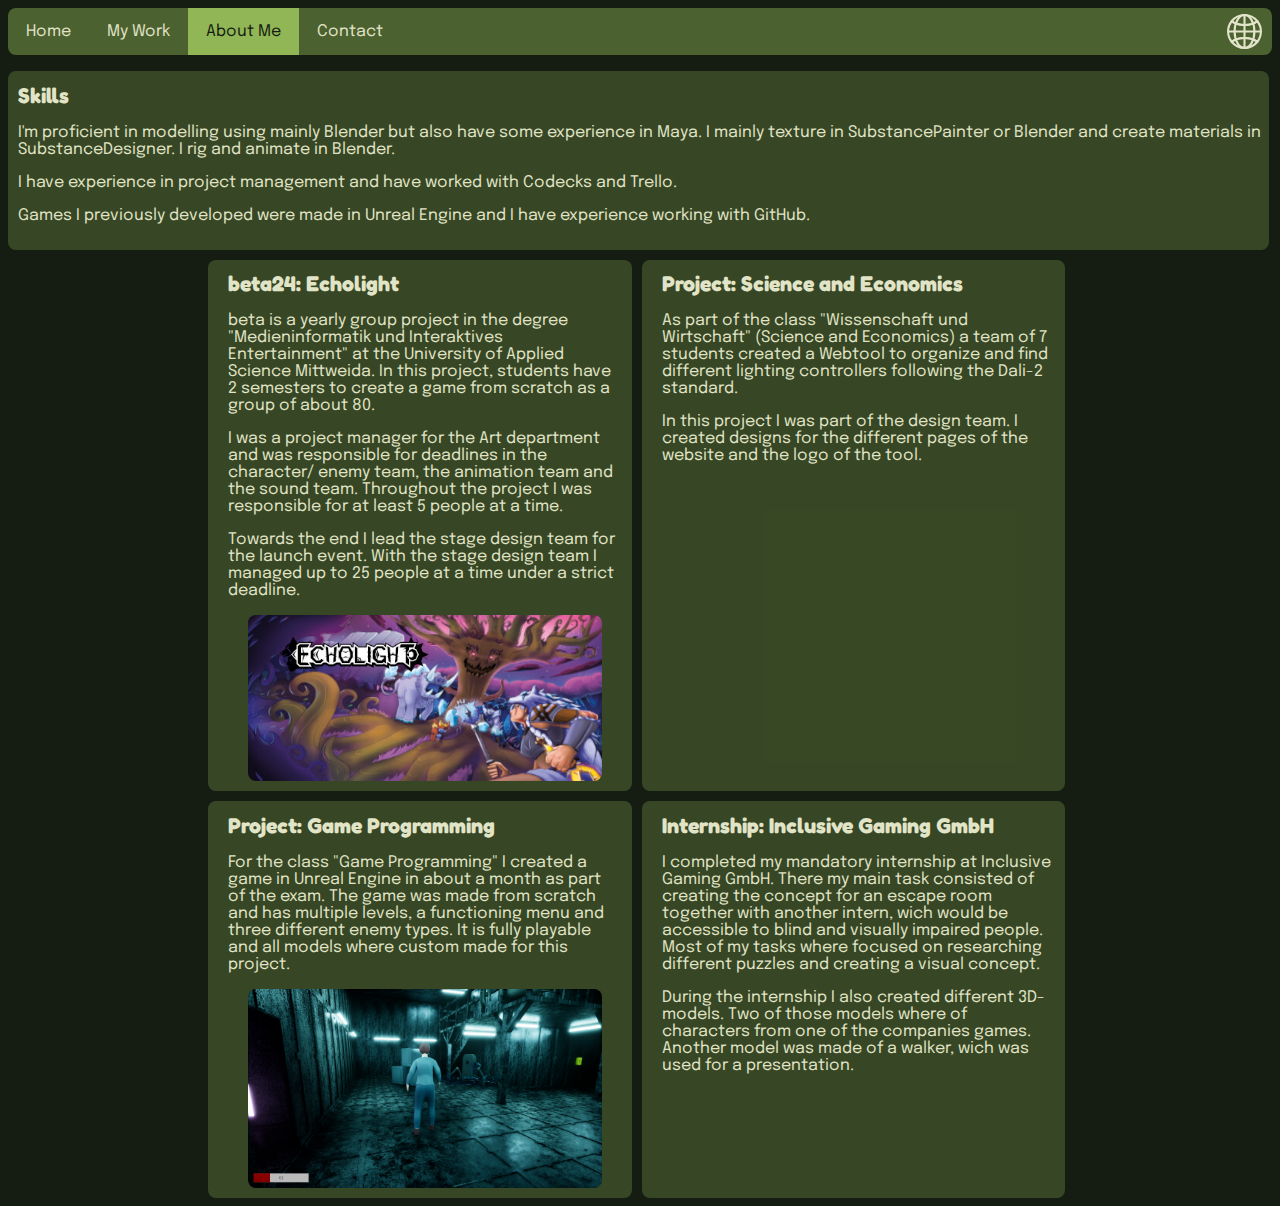
<file: html/about.html>
<!DOCTYPE html>
<html>
    <head>
        <title>About Me</title>
        <meta charset="utf-8">
        <link rel="stylesheet" href="../css/design.css">
    </head>
    <body>
        <navbar class="topnav">
            <a href="home.html">Home</a>
            <a href="work.html">My Work</a>
            <a class="active" href="about.html">About Me</a>
            <a href="contact.html">Contact</a>
            <a href="de/ueber.html" class="split" title="Umschalten auf Deutsch"><img src="../images/globev2.svg"></a>
        </navbar>
        <skills class="wideArea">
            <h5>Skills</h5>
            <p>I'm proficient in modelling using mainly Blender but also have some experience in Maya. I mainly texture in SubstancePainter or Blender and create materials in SubstanceDesigner. I rig and animate in Blender.</p>
            <p>I have experience in project management and have worked with Codecks and Trello. </p>
            <p>Games I previously developed  were made in Unreal Engine and I have experience working with GitHub.</p>
        </skills>
        <projects class="smallArea">
            <div class="item"><h5>beta24: Echolight</h5>
                <p>beta is a yearly group project in the degree "Medieninformatik und Interaktives Entertainment" at the University of Applied Science Mittweida. In this project, students have 2 semesters to create a game from scratch as a group of about 80.</p>
                <p>I was a project manager for the Art department and was responsible for deadlines in the character/ enemy team, the animation team and the sound team. Throughout the project I was responsible for at least 5 people at a time.</p>
                <p>Towards the end I lead the stage design team for the launch event. With the stage design team I managed up to 25 people at a time under a strict deadline.</p>
                <img src="../images/echolight.jpg" alt="coverart echolight">
            </div>
            <div class="item"><h5>Project: Science and Economics</h5>
                <p>As part of the class "Wissenschaft und Wirtschaft" (Science and Economics) a team of 7 students created a Webtool to organize and find different lighting controllers following the Dali-2 standard.</p>
                <p>In this project I was part of the design team. I created designs for the different pages of the website and the logo of the tool.</p>
            </div>
            <div class="item"><h5>Project: Game Programming</h5>
                <p>For the class "Game Programming" I created a game in Unreal Engine in about a month as part of the exam. The game was made from scratch and has multiple levels, a functioning menu and three different enemy types. It is fully playable and all models where custom made for this project.</p>
                <img src="../images/beleg.png" alt="game screenshot">
            </div>
            <div class="item"><h5>Internship: Inclusive Gaming GmbH</h5>
                <p>I completed my mandatory internship at Inclusive Gaming GmbH. There my main task consisted of creating the concept for an escape room together with another intern, wich would be accessible to blind and visually impaired people. Most of my tasks where focused on researching different puzzles and creating a visual concept.</p>
                <p>During the internship I also created different 3D-models. Two of those models where of characters from one of the companies games. Another model was made of a walker, wich was used for a presentation.</p>
            </div>
        </projects>
    </body>
</html>
</file>
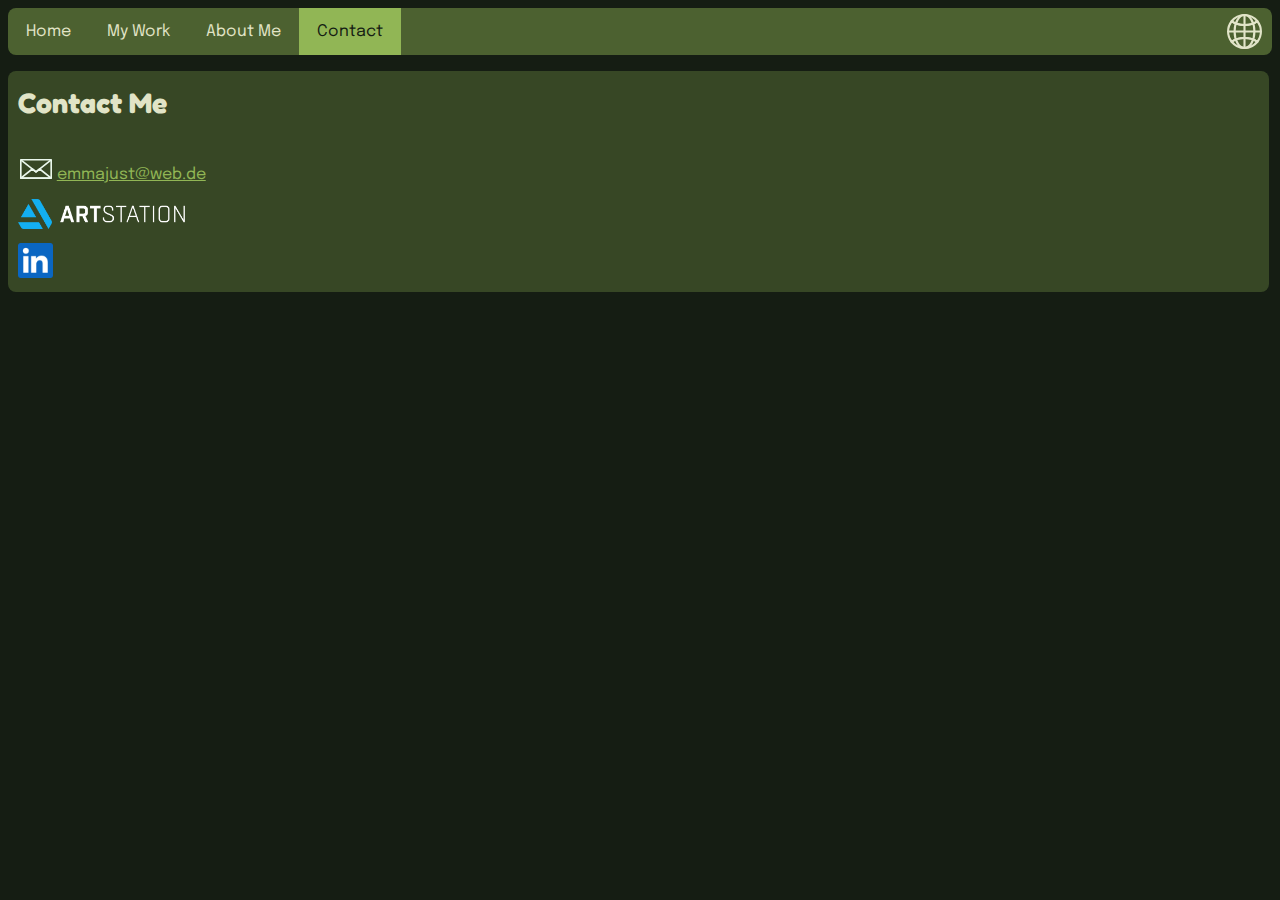
<file: html/contact.html>
<!DOCTYPE html>
<html>
    <head>
        <title>Contact</title>
        <meta charset="utf-8">
        <link rel="stylesheet" href="../css/design.css">
    </head>
    <body>
        <navbar class="topnav">
            <a href="home.html">Home</a>
            <a href="work.html">My Work</a>
            <a href="about.html">About Me</a>
            <a class="active" href="contact.html">Contact</a>
            <a href="de/kontakt.html" class="split" title="Umschalten auf Deutsch"><img src="../images/globev2.svg"></a>
        </navbar>
        <contact class="wideArea">
            <h4>Contact Me</h4>
            <br>
            <p><img src="../images/mailv2.svg" class="icon"><a href="mailto:emmajust@web.de">emmajust@web.de</a></p>
            <a href="https://www.artstation.com/ejust" target="_blank"><img src="../images/artstation-logo-white.png" height="30"></a>
            <br>
            <a href="https://www.linkedin.com/in/emma-just-26601730a" target="_blank" class="linkedin"><img src="../images/linkedin_backround.png" height="35"></a>
        </contact>
    </body>
</html>
</file>
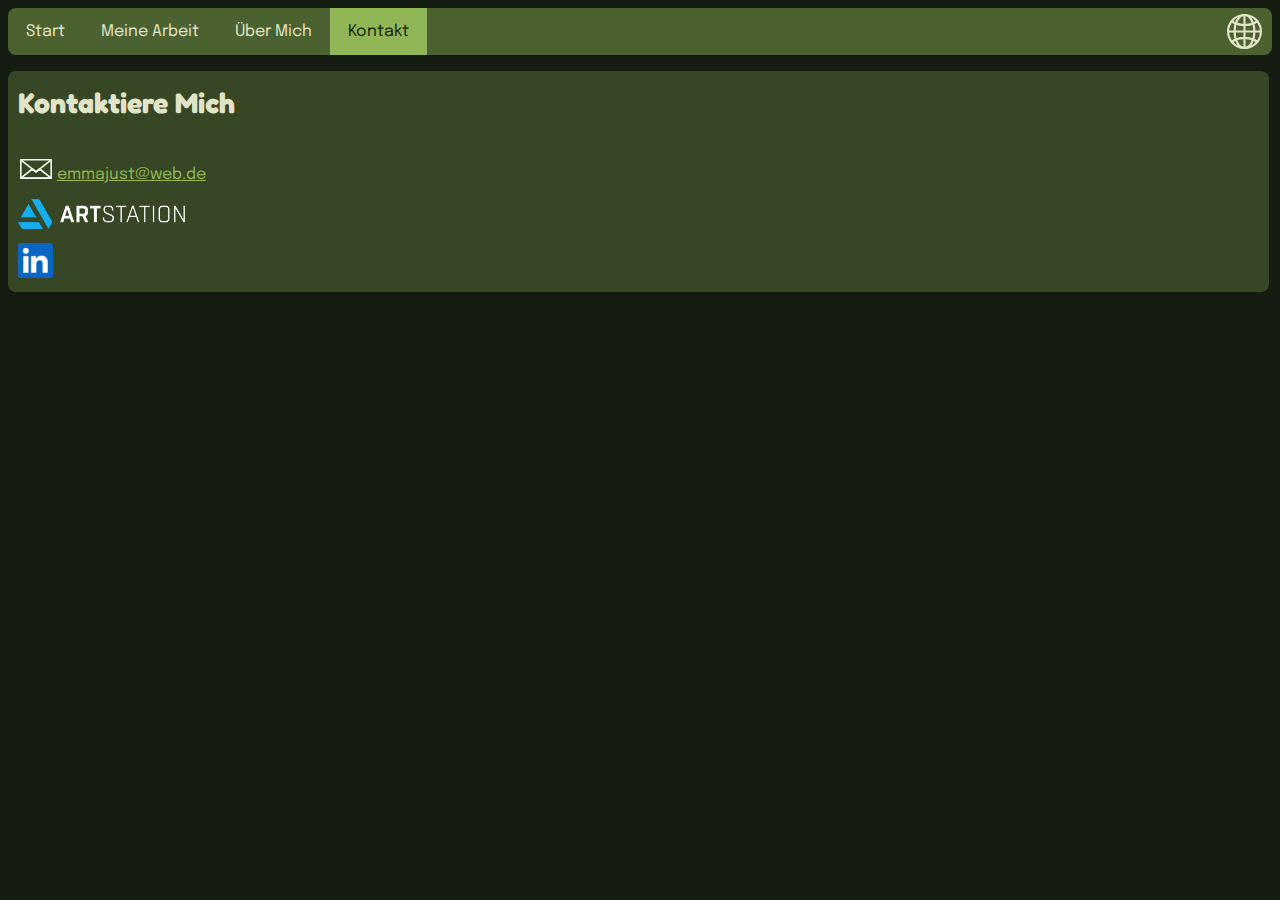
<file: html/de/kontakt.html>
<!DOCTYPE html>
<html>
    <head>
        <title>Kontakt</title>
        <meta charset="utf-8">
        <link rel="stylesheet" href="../../css/design.css">
    </head>
    <body>
        <navbar class="topnav">
            <a href="start.html">Start</a>
            <a href="arbeit.html">Meine Arbeit</a>
            <a href="ueber.html">Über Mich</a>
            <a class="active" href="kontakt.html">Kontakt</a>
            <a href="../contact.html" class="split" title="switch to english"><img src="../../images/globev2.svg"></a>
        </navbar>
        <contact class="wideArea">
            <h4>Kontaktiere Mich</h4>
            <br>
            <p><img src="../../images/mailv2.svg" class="icon"><a href="mailto:emmajust@web.de">emmajust@web.de</a></p>
            <a href="https://www.artstation.com/ejust" target="_blank"><img src="../../images/artstation-logo-white.png" height="30"></a>
            <br>
            <a href="https://www.linkedin.com/in/emma-just-26601730a" target="_blank" class="linkedin"><img src="../../images/linkedin_backround.png" height="35"></a>
        </contact>
    </body>
</html>
</file>
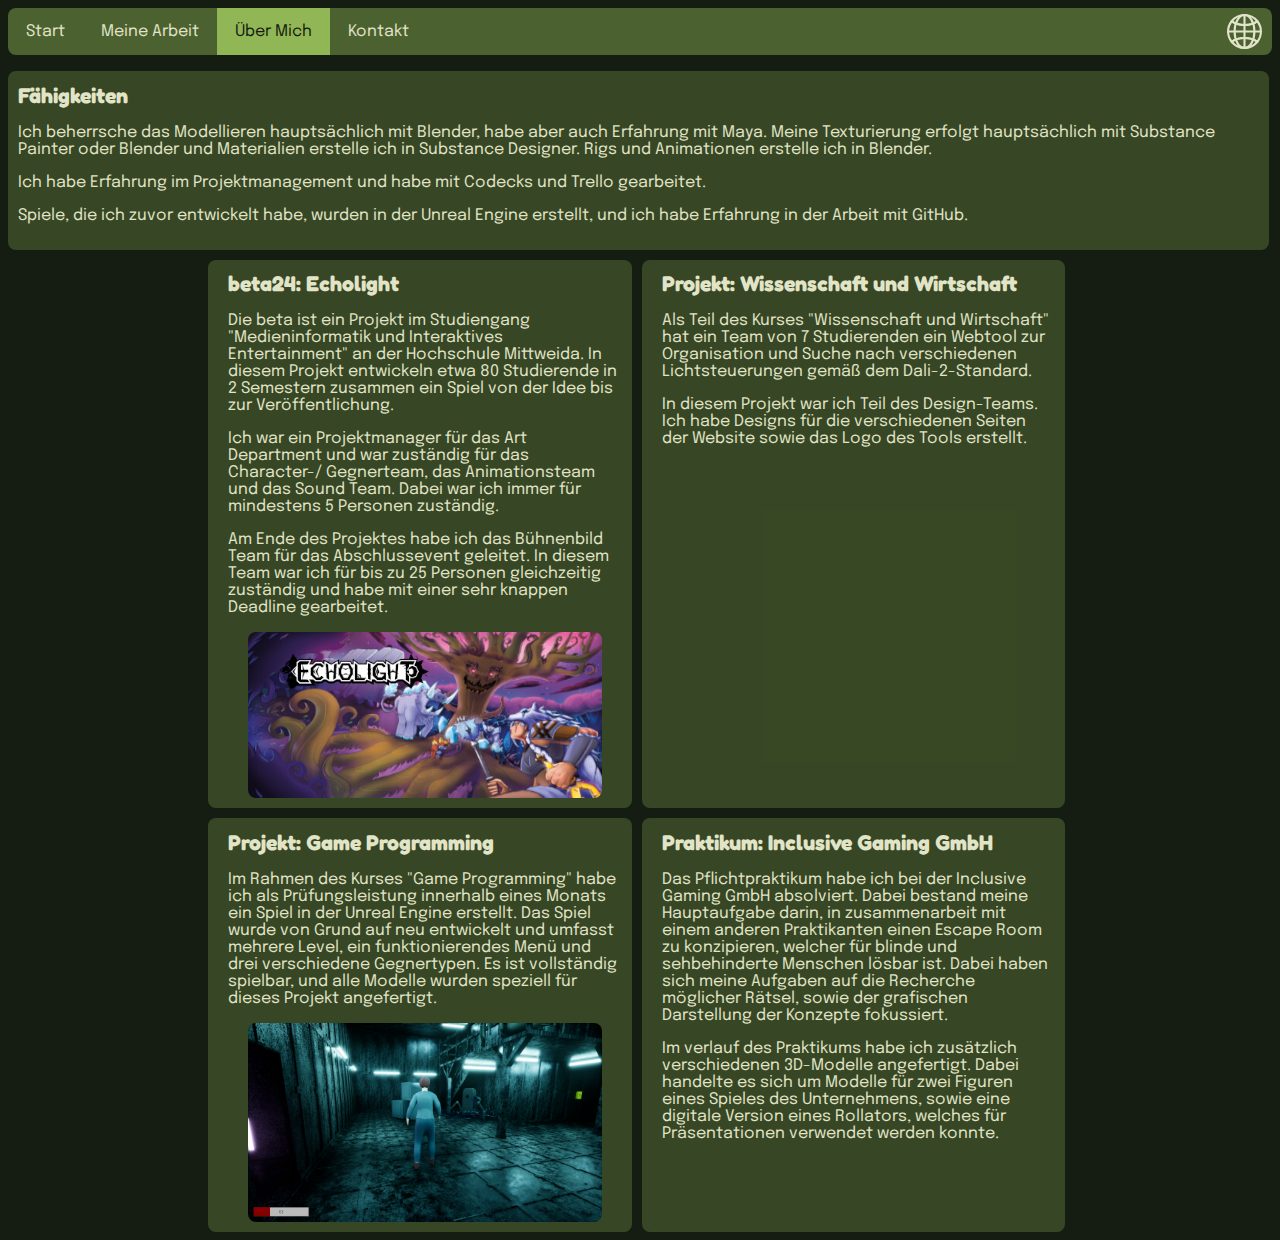
<file: html/de/ueber.html>
<!DOCTYPE html>
<html>
    <head>
        <title>Über Mich</title>
        <meta charset="utf-8">
        <link rel="stylesheet" href="../../css/design.css">
    </head>
    <body>
        <navbar class="topnav">
            <a href="start.html">Start</a>
            <a href="arbeit.html">Meine Arbeit</a>
            <a class="active" href="ueber.html">Über Mich</a>
            <a href="kontakt.html">Kontakt</a>
            <a href="../about.html" class="split" title="switch to english"><img src="../../images/globev2.svg"></a>
        </navbar>
        <skills class="wideArea">
            <h5>Fähigkeiten</h5>
            <p>Ich beherrsche das Modellieren hauptsächlich mit Blender, habe aber auch Erfahrung mit Maya. Meine Texturierung erfolgt hauptsächlich mit Substance Painter oder Blender und Materialien erstelle ich in Substance Designer. Rigs und Animationen erstelle ich in Blender.</p>
            <p>Ich habe Erfahrung im Projektmanagement und habe mit Codecks und Trello gearbeitet.</p>
            <p>Spiele, die ich zuvor entwickelt habe, wurden in der Unreal Engine erstellt, und ich habe Erfahrung in der Arbeit mit GitHub.</p>
        </skills>
        <projects class="smallArea">
            <div class="item"><h5>beta24: Echolight</h5>
                <p>Die beta ist ein Projekt im Studiengang "Medieninformatik und Interaktives Entertainment" an der Hochschule Mittweida. In diesem Projekt entwickeln etwa 80 Studierende in 2 Semestern zusammen ein Spiel von der Idee bis zur Veröffentlichung. </p>
                <p>Ich war ein Projektmanager für das Art Department und war zuständig für das Character-/ Gegnerteam, das Animationsteam und das Sound Team. Dabei war ich immer für mindestens 5 Personen zuständig.</p>
                <p>Am Ende des Projektes habe ich das Bühnenbild Team für das Abschlussevent geleitet. In diesem Team war ich für bis zu 25 Personen gleichzeitig zuständig und habe mit einer sehr knappen Deadline gearbeitet.</p>
                <img src="../../images/echolight.jpg" alt="Coverart Echolight">
            </div>
            <div class="item"><h5>Projekt: Wissenschaft und Wirtschaft</h5>
                <p>Als Teil des Kurses "Wissenschaft und Wirtschaft" hat ein Team von 7 Studierenden ein Webtool zur Organisation und Suche nach verschiedenen Lichtsteuerungen gemäß dem Dali-2-Standard.</p>
                <p>In diesem Projekt war ich Teil des Design-Teams. Ich habe Designs für die verschiedenen Seiten der Website sowie das Logo des Tools erstellt.</p>
            </div>
            <div class="item"><h5>Projekt: Game Programming</h5>
                <p>Im Rahmen des Kurses "Game Programming" habe ich als Prüfungsleistung innerhalb eines Monats ein Spiel in der Unreal Engine erstellt. Das Spiel wurde von Grund auf neu entwickelt und umfasst mehrere Level, ein funktionierendes Menü und drei verschiedene Gegnertypen. Es ist vollständig spielbar, und alle Modelle wurden speziell für dieses Projekt angefertigt.</p>
                <img src="../../images/beleg.png" alt="game screenshot">
            </div>
            <div class="item"><h5>Praktikum: Inclusive Gaming GmbH</h5>
                <p>Das Pflichtpraktikum habe ich bei der Inclusive Gaming GmbH absolviert. Dabei bestand meine Hauptaufgabe darin, in zusammenarbeit mit einem anderen Praktikanten einen Escape Room zu konzipieren, welcher für blinde und sehbehinderte Menschen lösbar ist. Dabei haben sich meine Aufgaben auf die Recherche möglicher Rätsel, sowie der grafischen Darstellung der Konzepte fokussiert.</p>
                <p>Im verlauf des Praktikums habe ich zusätzlich verschiedenen 3D-Modelle angefertigt. Dabei handelte es sich um Modelle für zwei Figuren eines Spieles des Unternehmens, sowie eine digitale Version eines Rollators, welches für Präsentationen verwendet werden konnte.</p>
            </div>
        </projects>
    </body>
</html>
</file>
<file: css/design.css>
@import url('https://fonts.googleapis.com/css?family=Fredoka:700|Epilogue:400');

/*variables*/
/*:root {
    --main-bg-color: #0c4622;
    --text-color: #eaf8ea;
    --primary-color: #a3df9a;
    --secondary-color: #b0d9cd;
    --accent-color: #a8dba8;
    --translucent-color: #a3df9a47;
    --shadow-color: #a3df9a73;
    --dark-overlay: #3546329f;

    --corner-radius: 8px;
}*/

/*farben neu*/
:root {
    --main-bg-color: #151d13;
    --text-color: #e1e4c7;
    --primary-color: #91b655;
    --secondary-color: #342642;
    --accent-color: #81c0e9;
    --translucent-color: #91b65547;
    --shadow-color: #91b65573;
    --dark-overlay: #151d139f;

    --corner-radius: 8px;
}

/* main page design */
body {
    color: var(--text-color);
    background-color: var(--main-bg-color);
    font-family: 'Epilogue', Arial, Helvetica, sans-serif;
    font-weight: 400;
}

h1, h2, h3, h4, h5 {
    font-family: 'Fredoka', Arial, Helvetica, sans-serif;
    font-weight: 700;
    margin-bottom: 0;
    margin-top: .5em;
}

html {font-size: 100%;}
h1 {font-size: 4.210rem;}
h2 {font-size: 3.158rem;}
h3 {font-size: 2.369rem;}
h4 {font-size: 1.777rem;}
h5 {font-size: 1.333rem;}
small {font-size: 0.750rem;}

/*navbar design */
.topnav {
    width: 100%;
	float: left;
	margin: 0 0 1em 0;
    background-color: var(--shadow-color);
    overflow: auto;
    border-radius: var(--corner-radius);
}
.topnav a {
    float: left;
    color: var(--text-color);
    text-align: center;
    padding: 15px 18px;
    text-decoration: none;
}
.topnav a:hover {
    background-color: var(--accent-color);
    color: var(--main-bg-color);
  }
.topnav a.active {
    background-color: var(--primary-color);
    color: var(--main-bg-color);
}

.topnav a.split {
    float: right;
    padding: 6px 10px 2px 10px ;
}

.topnav img {
    overflow: auto;
    height: 35px;
    /*filter: invert(96%) sepia(15%) saturate(177%) hue-rotate(61deg) brightness(101%) contrast(94%);*/
    filter: invert(90%) sepia(5%) saturate(787%) hue-rotate(27deg) brightness(105%) contrast(84%);
}

.topnav a:hover img {
    
    /*filter: invert(19%) sepia(76%) saturate(460%) hue-rotate(90deg) brightness(93%) contrast(97%);*/
    filter: invert(8%) sepia(9%) saturate(2008%) hue-rotate(62deg) brightness(96%) contrast(93%);
}

.linkedin img {
    margin-top: 10px;
}

/* introduction design */
.introduction {
    width:99%;
	float: left;
    padding: 0 0 0 1em;
    background-color: var(--translucent-color);
    background-image: url(../images/greenhousev2.png);
    background-blend-mode: overlay;
    background-size: cover;
    background-repeat: no-repeat;
    position: relative;
    border-radius: var(--corner-radius);
    background-position: center;
    height: 700px;
  }

.introduction h4 {
    font-size: 4em;
    margin-top: 2.5em;
}
.introduction p {
    font-size: 150%;
}

/* Area design */
.wideArea {
    background-color: var(--translucent-color);
    width: 99%;
    border-radius: var(--corner-radius);
    float: left;
    padding: 0 0 10px 10px;
    margin: 0 0 10px 0;
}


.wideArea a:link {
    color: var(--primary-color);
}

.wideArea a:visited {
    color: var(--secondary-color);
}

.wideArea img.icon {
    height: 20px;
    filter: invert(96%) sepia(15%) saturate(177%) hue-rotate(61deg) brightness(101%) contrast(94%);
    margin: 6px 5px 0px 2px;
}

.smallArea {
    width: 99.5%;
    display: flex;
    flex-wrap: wrap;
    /*flex-direction: row;*/
    justify-content: center;
    gap: 10px;
}
.item {
    background-color: var(--translucent-color);
    padding: 0 10px 0 20px;
    border-radius: var(--corner-radius);
    overflow: auto;
    width: 31.3%;
}

.item img {
    border-radius: var(--corner-radius);
    display: block;
    margin: auto;
    margin-bottom: 10px;
    width: 90%;
    height: auto;
}

@media (max-width: 750px) {
    .smallArea {
      flex-direction: column;
      width: 95%;
    }
    .item {
        width: 100%;
    }
}

/* Gallery */

.gallery {
    width: 100%;
    display: flex;
    flex-wrap: wrap;
    flex-direction: row;
    justify-content: center;
    gap: 10px;
}

.container {
    position: relative;
    width: 49%;
}

@media (max-width: 750px) {
    .gallery {
      flex-direction: column;
    }
    .container {
        width: 100%;
    }
}

.container img {
    background-color: var(--translucent-color);
    border-radius: var(--corner-radius);
    width: 100%;
    height: auto;
    display: block;
}

.overlay {
    position: absolute;
    bottom: 0;
    left: 0;
    right: 0;
    background-color: var(--dark-overlay);
    overflow: hidden;
    width: 100%;
    height: 0;
    transition: .5s ease;
    border-radius: var(--corner-radius);
}

.container:hover .overlay{
    height: 100%;
}

.description {
    white-space: wrap;
    font-size: 120%;
    color: var(--text-color);
    overflow: auto;
    left: 50%;
    top: 50%;
    position: absolute;
    transform: translate(-50%, -50%);
    text-align: center;
    text-shadow: 4px 3px 4px black;
}
</file>
